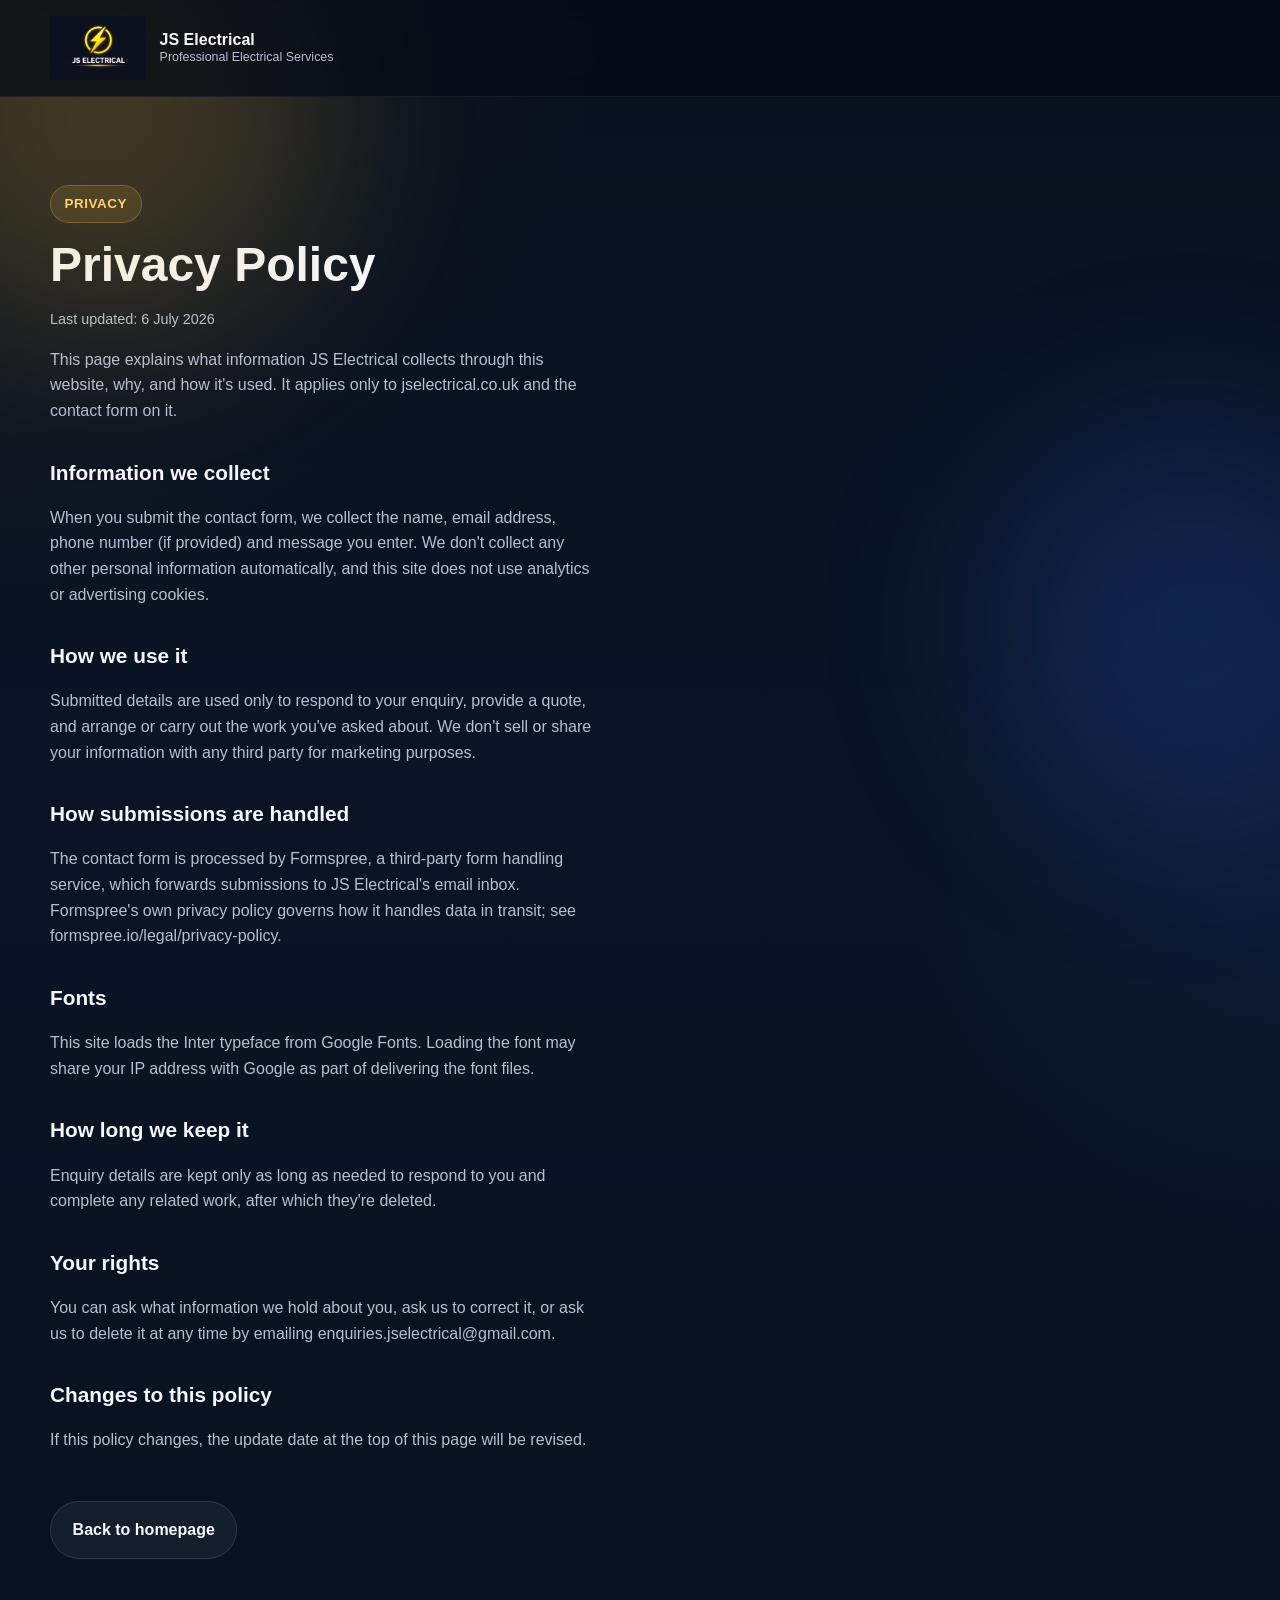
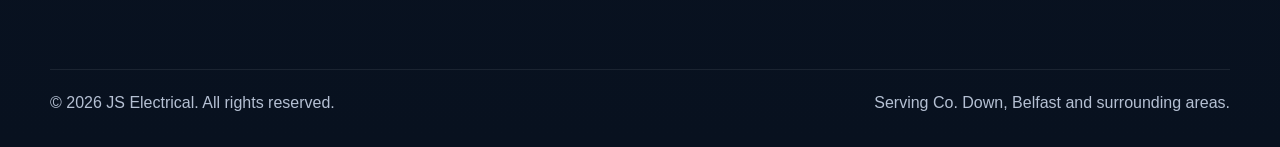
<file: privacy.html>
<!doctype html>
<html lang="en">
<head>
  <meta charset="utf-8" />
  <meta name="viewport" content="width=device-width,initial-scale=1" />
  <meta
    http-equiv="Content-Security-Policy"
    content="default-src 'self'; script-src 'self'; style-src 'self' https://fonts.googleapis.com; font-src https://fonts.gstatic.com; img-src 'self'; connect-src 'self'; form-action 'self'; base-uri 'self'; object-src 'none';"
  />
  <title>Privacy Policy — JS Electrical</title>
  <meta name="description" content="How JS Electrical collects and uses information submitted through this website." />

  <link rel="preconnect" href="https://fonts.googleapis.com" />
  <link rel="preconnect" href="https://fonts.gstatic.com" crossorigin />
  <link
    href="https://fonts.googleapis.com/css2?family=Inter:wght@400;500;600;700;800&display=swap"
    rel="stylesheet"
  />

  <link rel="stylesheet" href="styles.css" />
  <link rel="icon" href="assets/newlogo.PNG" type="image/png" />
  <link rel="apple-touch-icon" href="assets/apple-touch-icon.png" />
  <meta name="theme-color" content="#08111f" />
</head>
<body>
  <div class="page-glow page-glow-1"></div>
  <div class="page-glow page-glow-2"></div>

  <header class="site-header">
    <div class="container nav-wrap">
      <a href="index.html" class="brand" aria-label="JS Electrical home">
        <img src="assets/newlogo.PNG" alt="JS Electrical logo" class="brand-logo" />
        <span class="brand-text">
          <strong>JS Electrical</strong>
          <small>Professional Electrical Services</small>
        </span>
      </a>
    </div>
  </header>

  <main>
    <section class="section legal-content">
      <div class="container">
        <span class="eyebrow">Privacy</span>
        <h1>Privacy Policy</h1>
        <p class="legal-updated">Last updated: 6 July 2026</p>

        <p>
          This page explains what information JS Electrical collects through this website,
          why, and how it's used. It applies only to jselectrical.co.uk and the contact form
          on it.
        </p>

        <h2>Information we collect</h2>
        <p>
          When you submit the contact form, we collect the name, email address, phone number
          (if provided) and message you enter. We don't collect any other personal information
          automatically, and this site does not use analytics or advertising cookies.
        </p>

        <h2>How we use it</h2>
        <p>
          Submitted details are used only to respond to your enquiry, provide a quote, and
          arrange or carry out the work you've asked about. We don't sell or share your
          information with any third party for marketing purposes.
        </p>

        <h2>How submissions are handled</h2>
        <p>
          The contact form is processed by Formspree, a third-party form handling service,
          which forwards submissions to JS Electrical's email inbox. Formspree's own privacy
          policy governs how it handles data in transit; see
          <a href="https://formspree.io/legal/privacy-policy/" target="_blank" rel="noopener noreferrer">formspree.io/legal/privacy-policy</a>.
        </p>

        <h2>Fonts</h2>
        <p>
          This site loads the Inter typeface from Google Fonts. Loading the font may share your
          IP address with Google as part of delivering the font files.
        </p>

        <h2>How long we keep it</h2>
        <p>
          Enquiry details are kept only as long as needed to respond to you and complete any
          related work, after which they're deleted.
        </p>

        <h2>Your rights</h2>
        <p>
          You can ask what information we hold about you, ask us to correct it, or ask us to
          delete it at any time by emailing
          <a href="mailto:enquiries.jselectrical@gmail.com">enquiries.jselectrical@gmail.com</a>.
        </p>

        <h2>Changes to this policy</h2>
        <p>
          If this policy changes, the update date at the top of this page will be revised.
        </p>

        <a href="index.html" class="btn btn-secondary legal-back">Back to homepage</a>
      </div>
    </section>
  </main>

  <footer class="site-footer">
    <div class="container footer-wrap">
      <p>© <span id="year"></span> JS Electrical. All rights reserved.</p>
      <p>Serving Co. Down, Belfast and surrounding areas.</p>
    </div>
  </footer>

  <script src="script.js"></script>
</body>
</html>
</file>
<file: styles.css>
/* =========================================================
   Base reset / defaults
   ========================================================= */
*,
*::before,
*::after {
  box-sizing: border-box;
}

html {
  scroll-behavior: smooth;
}

:root {
  --bg: #08111f;
  --bg-soft: #0e1a2d;
  --panel: rgba(16, 28, 48, 0.78);
  --panel-strong: #101d32;
  --panel-border: rgba(255, 255, 255, 0.08);
  --text: #f5f7fb;
  --muted: #b5c0d3;
  --accent: #f6b93b;
  --accent-2: #ffd978;
  --accent-dark: #ba8110;
  --success: #7ed7a6;
  --shadow: 0 20px 50px rgba(0, 0, 0, 0.28);
  --shadow-soft: 0 10px 30px rgba(0, 0, 0, 0.18);
  --radius-lg: 24px;
  --radius-md: 18px;
  --radius-sm: 14px;
  --container: 1180px;
}

body {
  margin: 0;
  font-family: "Inter", sans-serif;
  background:
    radial-gradient(circle at top left, rgba(246, 185, 59, 0.09), transparent 28%),
    radial-gradient(circle at right center, rgba(54, 112, 255, 0.08), transparent 24%),
    linear-gradient(180deg, #07101d 0%, #0a1424 45%, #08111f 100%);
  color: var(--text);
  line-height: 1.6;
  overflow-x: hidden;
}

img {
  max-width: 100%;
  display: block;
}

a {
  color: inherit;
  text-decoration: none;
}

button,
input {
  font: inherit;
}

.container {
  width: min(100% - 2rem, var(--container));
  margin-inline: auto;
}

.section {
  padding: 5.5rem 0;
}

.eyebrow {
  display: inline-block;
  margin-bottom: 1rem;
  padding: 0.45rem 0.85rem;
  border-radius: 999px;
  background: rgba(246, 185, 59, 0.12);
  border: 1px solid rgba(246, 185, 59, 0.28);
  color: var(--accent-2);
  font-size: 0.84rem;
  font-weight: 700;
  letter-spacing: 0.04em;
  text-transform: uppercase;
}

.section-heading {
  max-width: 760px;
  margin-bottom: 2.5rem;
}

.section-heading-wide {
  display: flex;
  justify-content: space-between;
  gap: 1.5rem;
  align-items: end;
  max-width: none;
}

.section-heading h2 {
  margin: 0 0 0.75rem;
  font-size: clamp(2rem, 4vw, 3rem);
  line-height: 1.1;
}

.section-heading p {
  margin: 0;
  color: var(--muted);
  font-size: 1.02rem;
}

/* =========================================================
   Decorative glows
   ========================================================= */
.page-glow {
  position: fixed;
  width: 420px;
  height: 420px;
  border-radius: 50%;
  filter: blur(90px);
  opacity: 0.18;
  pointer-events: none;
  z-index: 0;
}

.page-glow-1 {
  top: -90px;
  left: -100px;
  background: #f6b93b;
}

.page-glow-2 {
  bottom: 8%;
  right: -120px;
  background: #386dff;
}

/* =========================================================
   Header / nav
   ========================================================= */
.site-header {
  position: sticky;
  top: 0;
  z-index: 1000;
  backdrop-filter: blur(14px);
  background: rgba(5, 11, 21, 0.72);
  border-bottom: 1px solid rgba(255, 255, 255, 0.06);
}

.nav-wrap {
  position: relative;
  z-index: 2;
  display: flex;
  align-items: center;
  justify-content: space-between;
  min-height: 82px;
  gap: 1rem;
}

.brand {
  display: inline-flex;
  align-items: center;
  gap: 0.85rem;
  flex-shrink: 0;
}

.brand-logo {
  width: 96px;
  height: 96px;
  object-fit: contain;
  display: block;
  border-radius: 16px;
  flex-shrink: 0;
}

.brand-text {
  display: flex;
  flex-direction: column;
  line-height: 1.1;
}

.brand-text strong {
  font-size: 1rem;
  margin: 0;
}

.brand-text small {
  font-size: 0.78rem;
  color: var(--muted);
  margin-top: 0.15rem;
}

.site-nav {
  display: flex;
  align-items: center;
  gap: 1rem;
  margin-left: auto;
}

.site-nav a {
  position: relative;
  color: var(--muted);
  font-weight: 600;
  transition: 0.25s ease;
}

.site-nav a:hover,
.site-nav a.active {
  color: var(--text);
}

.site-nav a.active:not(.nav-cta)::after {
  content: "";
  position: absolute;
  left: 0;
  right: 0;
  bottom: -6px;
  height: 2px;
  border-radius: 999px;
  background: var(--accent);
}

.nav-cta {
  padding: 0.8rem 1rem;
  border-radius: 999px;
  background: linear-gradient(135deg, var(--accent), #ffd978);
  color: #111827 !important;
  box-shadow: 0 12px 28px rgba(246, 185, 59, 0.22);
}

.menu-toggle {
  display: none;
  background: transparent;
  border: 0;
  cursor: pointer;
}

.menu-toggle span {
  display: block;
  width: 26px;
  height: 2px;
  margin: 5px 0;
  background: #fff;
  border-radius: 999px;
}

/* =========================================================
   Hero
   ========================================================= */
.hero {
  position: relative;
  padding-top: 6.25rem;
  z-index: 1;
}

.hero-grid {
  display: grid;
  grid-template-columns: 1.1fr 0.9fr;
  gap: 2rem;
  align-items: start;
}

.hero-copy h1 {
  margin: 0 0 1rem;
  font-size: clamp(2.2rem, 3.6vw, 3.6rem);
  line-height: 1.1;
  letter-spacing: -0.03em;
}

.hero-text {
  max-width: 62ch;
  margin: 0 0 1.75rem;
  color: var(--muted);
  font-size: 1.08rem;
}

.hero-actions {
  display: flex;
  flex-wrap: wrap;
  gap: 0.85rem;
  margin-bottom: 1.25rem;
}

.btn {
  display: inline-flex;
  align-items: center;
  justify-content: center;
  min-height: 52px;
  padding: 0.95rem 1.35rem;
  border-radius: 999px;
  font-weight: 700;
  transition: transform 0.25s ease, box-shadow 0.25s ease, background 0.25s ease, border-color 0.25s ease;
  border: 1px solid transparent;
  cursor: pointer;
}

.btn:hover {
  transform: translateY(-2px);
}

.btn-primary {
  background: linear-gradient(135deg, var(--accent), var(--accent-2));
  color: #111827;
  box-shadow: 0 15px 32px rgba(246, 185, 59, 0.22);
}

.btn-secondary {
  background: rgba(255, 255, 255, 0.05);
  color: var(--text);
  border-color: rgba(255, 255, 255, 0.1);
}

.hero-socials-wrap {
  margin-top: 0.8rem;
}

.hero-socials-label {
  margin: 0 0 0.75rem;
  color: var(--muted);
  font-size: 0.95rem;
  font-weight: 600;
}

.hero-socials {
  display: flex;
  flex-wrap: wrap;
  gap: 0.8rem;
}

.social-link {
  display: inline-flex;
  align-items: center;
  gap: 0.7rem;
  padding: 0.85rem 1.1rem;
  border-radius: 999px;
  font-weight: 600;
  transition: 0.25s ease;
  border: 1px solid rgba(255, 255, 255, 0.08);
  box-shadow: var(--shadow-soft);
}

.social-icon {
  width: 28px;
  height: 28px;
  display: grid;
  place-items: center;
  border-radius: 50%;
  font-size: 0.95rem;
  font-weight: 800;
  line-height: 1;
}

.social-link.whatsapp {
  background: rgba(37, 211, 102, 0.12);
  border-color: rgba(37, 211, 102, 0.25);
  color: #25d366;
}

.social-link.whatsapp .social-icon {
  background: rgba(37, 211, 102, 0.2);
}

.social-link.facebook {
  background: rgba(24, 119, 242, 0.12);
  border-color: rgba(24, 119, 242, 0.25);
  color: #1877f2;
}

.social-link.facebook .social-icon {
  background: rgba(24, 119, 242, 0.2);
}

.social-link.email {
  background: rgba(246, 185, 59, 0.12);
  border-color: rgba(246, 185, 59, 0.25);
  color: var(--accent-2);
}

.social-link.email .social-icon {
  background: rgba(246, 185, 59, 0.2);
}

.social-link.google {
  background: rgba(255, 255, 255, 0.08);
  border-color: rgba(255, 255, 255, 0.15);
  color: #ffffff;
}

.social-link.google .social-icon {
  background: rgba(255, 255, 255, 0.12);
  color: var(--accent-2);
}

.social-link:hover {
  transform: translateY(-2px);
  filter: brightness(1.08);
}

.hero-card {
  position: relative;
}

.hero-card-inner {
  position: relative;
  padding: 2rem;
  border-radius: var(--radius-lg);
  background: linear-gradient(180deg, rgba(19, 33, 57, 0.92), rgba(12, 23, 41, 0.92));
  border: 1px solid var(--panel-border);
  box-shadow: var(--shadow);
  overflow: hidden;
}

.hero-card-inner::before {
  content: "";
  position: absolute;
  inset: 0 auto auto 0;
  width: 100%;
  height: 4px;
  background: linear-gradient(90deg, var(--accent), #ffe091);
}

.card-badge {
  display: inline-block;
  margin-bottom: 1rem;
  color: var(--accent-2);
  font-weight: 700;
  font-size: 0.88rem;
}

.hero-card h2 {
  margin: 0 0 0.8rem;
  font-size: 1.7rem;
  line-height: 1.15;
}

.hero-card p {
  margin: 0 0 1.2rem;
  color: var(--muted);
}

.feature-list {
  list-style: none;
  margin: 0;
  padding: 0;
}

.feature-list li {
  position: relative;
  padding: 0.9rem 0 0.9rem 1.7rem;
  border-top: 1px solid rgba(255, 255, 255, 0.08);
}

.feature-list li::before {
  content: "✓";
  position: absolute;
  left: 0;
  top: 0.9rem;
  color: var(--success);
  font-weight: 800;
}

/* =========================================================
   Stats
   ========================================================= */
.stats-section {
  padding-top: 2rem;
}

.stats-grid {
  display: grid;
  grid-template-columns: repeat(3, 1fr);
  gap: 1rem;
}

.stat-card {
  padding: 1.5rem;
  border-radius: var(--radius-md);
  background: rgba(255, 255, 255, 0.045);
  border: 1px solid rgba(255, 255, 255, 0.08);
  box-shadow: var(--shadow);
}

.stat-card h3 {
  margin: 0 0 0.65rem;
  font-size: 1.15rem;
}

.stat-card p {
  margin: 0;
  color: var(--muted);
}

/* =========================================================
   Services
   ========================================================= */
.services-grid {
  display: grid;
  grid-template-columns: repeat(3, 1fr);
  gap: 1.2rem;
}

.service-card {
  padding: 1.6rem;
  border-radius: var(--radius-md);
  background: rgba(255, 255, 255, 0.045);
  border: 1px solid rgba(255, 255, 255, 0.08);
  box-shadow: var(--shadow);
  transition: transform 0.25s ease, border-color 0.25s ease;
}

.service-card:hover {
  transform: translateY(-5px);
  border-color: rgba(246, 185, 59, 0.28);
}

.service-icon {
  width: 56px;
  height: 56px;
  display: grid;
  place-items: center;
  margin-bottom: 1rem;
  border-radius: 16px;
  font-size: 1.4rem;
  background: rgba(246, 185, 59, 0.12);
  border: 1px solid rgba(246, 185, 59, 0.25);
}

.service-card h3 {
  margin: 0 0 0.6rem;
}

.service-card p {
  margin: 0;
  color: var(--muted);
}

/* =========================================================
   Why us
   ========================================================= */
.why-grid {
  display: grid;
  grid-template-columns: repeat(2, 1fr);
  gap: 1.2rem;
}

.why-card {
  padding: 1.7rem;
  border-radius: var(--radius-md);
  background: rgba(255, 255, 255, 0.045);
  border: 1px solid rgba(255, 255, 255, 0.08);
  box-shadow: var(--shadow);
}

.why-card h3 {
  margin: 0 0 0.65rem;
}

.why-card p {
  margin: 0;
  color: var(--muted);
}

/* =========================================================
   Work gallery
   ========================================================= */
.gallery-card {
  padding: 1.5rem;
  border-radius: var(--radius-lg);
  background: rgba(255, 255, 255, 0.045);
  border: 1px solid rgba(255, 255, 255, 0.08);
  box-shadow: var(--shadow);
  width: min(100%, 1120px);
  margin: 0 auto;
}

.gallery-slider {
  position: relative;
  display: flex;
  align-items: center;
  justify-content: center;
}

.gallery-image-wrap {
  position: relative;
  width: 100%;
  max-width: 1080px;
  aspect-ratio: 4 / 3;
  overflow: hidden;
  border-radius: 22px;
  background: rgba(255, 255, 255, 0.03);
}

.gallery-image {
  display: block;
  width: 100%;
  height: 100%;
  object-fit: contain;
  object-position: center;
  border-radius: 22px;
  background: #08111f;
  transition: opacity 0.25s ease;
}

.gallery-image.is-changing {
  opacity: 0.6;
}

.gallery-arrow {
  position: absolute;
  top: 50%;
  transform: translateY(-50%);
  width: 54px;
  height: 54px;
  border: 0;
  border-radius: 50%;
  background: rgba(255, 255, 255, 0.12);
  color: #ffffff;
  font-size: 1.45rem;
  font-weight: 700;
  cursor: pointer;
  z-index: 3;
  transition: 0.25s ease;
  backdrop-filter: blur(10px);
  border: 1px solid rgba(255, 255, 255, 0.18);
}

.gallery-arrow:hover {
  background: rgba(246, 185, 59, 0.95);
  color: #111827;
}

.gallery-arrow-left {
  left: 1rem;
}

.gallery-arrow-right {
  right: 1rem;
}

.gallery-counter-overlay {
  position: absolute;
  bottom: 1rem;
  left: 50%;
  transform: translateX(-50%);
  padding: 0.55rem 1rem;
  border-radius: 999px;
  background: rgba(0, 0, 0, 0.65);
  color: #ffffff;
  font-size: 0.95rem;
  font-weight: 700;
  z-index: 2;
}

.gallery-dots {
  display: flex;
  justify-content: center;
  gap: 0.55rem;
  margin-top: 1rem;
  flex-wrap: wrap;
}

.gallery-dot {
  width: 10px;
  height: 10px;
  border-radius: 50%;
  border: 0;
  background: rgba(255, 255, 255, 0.2);
  cursor: pointer;
  transition: 0.2s ease;
}

.gallery-dot.active {
  background: var(--accent);
  transform: scale(1.15);
}

/* =========================================================
   Reviews
   ========================================================= */
.reviews-section {
  position: relative;
}

.review-summary-card {
  display: flex;
  align-items: center;
  gap: 1rem;
  padding: 1rem 1.2rem;
  border-radius: var(--radius-md);
  background: rgba(255, 255, 255, 0.055);
  border: 1px solid rgba(255, 255, 255, 0.08);
}

.review-score {
  font-size: 2.2rem;
  font-weight: 800;
  color: var(--accent-2);
  line-height: 1;
}

.review-summary-text p {
  margin: 0.2rem 0 0;
  color: var(--muted);
  font-size: 0.95rem;
}

.review-stars {
  letter-spacing: 0.08em;
  color: var(--accent-2);
  font-size: 1rem;
}

.reviews-toolbar {
  display: flex;
  flex-wrap: wrap;
  gap: 1rem;
  justify-content: space-between;
  align-items: center;
  margin-bottom: 1.6rem;
}

.review-search {
  width: min(100%, 360px);
  min-height: 52px;
  padding: 0.9rem 1rem;
  border-radius: 14px;
  border: 1px solid rgba(255, 255, 255, 0.12);
  background: rgba(255, 255, 255, 0.05);
  color: var(--text);
  outline: none;
}

.review-search::placeholder {
  color: #9eacc3;
}

.review-actions {
  display: flex;
  flex-wrap: wrap;
  gap: 0.7rem;
}

.filter-btn {
  min-height: 44px;
  padding: 0.7rem 1rem;
  border-radius: 999px;
  border: 1px solid rgba(255, 255, 255, 0.1);
  background: rgba(255, 255, 255, 0.045);
  color: var(--text);
  cursor: pointer;
  transition: 0.25s ease;
}

.filter-btn:hover,
.filter-btn.active {
  background: rgba(246, 185, 59, 0.16);
  border-color: rgba(246, 185, 59, 0.28);
  color: var(--accent-2);
}

.reviews-grid {
  display: grid;
  grid-template-columns: repeat(3, 1fr);
  gap: 1.2rem;
}

.review-card {
  display: flex;
  flex-direction: column;
  gap: 0.95rem;
  padding: 1.45rem;
  border-radius: var(--radius-md);
  background: rgba(255, 255, 255, 0.045);
  border: 1px solid rgba(255, 255, 255, 0.08);
  box-shadow: var(--shadow);
  min-height: 290px;
}

.review-card-top {
  display: flex;
  justify-content: space-between;
  gap: 0.8rem;
  align-items: start;
}

.review-person h3 {
  margin: 0;
  font-size: 1.02rem;
}

.review-meta {
  margin-top: 0.22rem;
  color: var(--muted);
  font-size: 0.88rem;
}

.review-badge {
  padding: 0.35rem 0.65rem;
  border-radius: 999px;
  background: rgba(126, 215, 166, 0.14);
  border: 1px solid rgba(126, 215, 166, 0.26);
  color: #b2f2cf;
  font-size: 0.76rem;
  font-weight: 700;
  white-space: nowrap;
}

.review-card .review-stars {
  font-size: 0.95rem;
}

.review-text {
  color: #e6edf8;
  margin: 0;
  font-size: 0.98rem;
}

.review-owner {
  margin-top: auto;
  padding-top: 0.95rem;
  border-top: 1px solid rgba(255, 255, 255, 0.07);
  color: var(--muted);
  font-size: 0.9rem;
}

.reviews-footer {
  display: flex;
  flex-wrap: wrap;
  gap: 0.9rem;
  justify-content: center;
  margin-top: 2rem;
}

/* =========================================================
   Contact / CTA
   ========================================================= */
.contact-card {
  display: grid;
  grid-template-columns: 1.2fr 1fr;
  gap: 2rem;
  align-items: center;
  padding: 2rem;
  border-radius: 28px;
  background:
    linear-gradient(135deg, rgba(246, 185, 59, 0.12), rgba(56, 109, 255, 0.08)),
    rgba(255, 255, 255, 0.045);
  border: 1px solid rgba(255, 255, 255, 0.08);
  box-shadow: var(--shadow);
}

.contact-copy h2 {
  margin: 0 0 0.8rem;
  font-size: clamp(1.9rem, 3vw, 2.8rem);
}

.contact-copy p {
  margin: 0;
  color: var(--muted);
  max-width: 60ch;
}

.contact-actions {
  display: flex;
  gap: 0.9rem;
  flex-wrap: wrap;
  justify-content: flex-start;
}

.contact-actions .btn {
  min-width: 160px;
}

/* =========================================================
   Contact form
   ========================================================= */
.contact-form {
  display: flex;
  flex-direction: column;
  gap: 1rem;
  padding: 1.75rem;
  border-radius: var(--radius-md);
  background: rgba(255, 255, 255, 0.05);
  border: 1px solid rgba(255, 255, 255, 0.08);
}

.form-row {
  display: flex;
  flex-direction: column;
  gap: 0.4rem;
}

.form-row label {
  font-size: 0.9rem;
  font-weight: 600;
  color: var(--muted);
}

.form-row input,
.form-row textarea {
  appearance: none;
  -webkit-appearance: none;
  padding: 0.85rem 1rem;
  border-radius: 12px;
  border: 1px solid rgba(255, 255, 255, 0.12);
  background: rgba(255, 255, 255, 0.05);
  color: var(--text);
  outline: none;
  resize: vertical;
}

.form-row input:focus,
.form-row textarea:focus {
  border-color: rgba(246, 185, 59, 0.45);
}

.form-honeypot {
  position: absolute;
  width: 1px;
  height: 1px;
  opacity: 0;
  pointer-events: none;
}

.form-submit {
  align-self: flex-start;
}

.form-status {
  margin: 0;
  font-size: 0.92rem;
}

.form-status-success {
  color: var(--success);
}

.form-status-error {
  color: #ff8a8a;
}

/* =========================================================
   Gallery lightbox
   ========================================================= */
.gallery-image {
  cursor: zoom-in;
}

.gallery-lightbox {
  position: fixed;
  inset: 0;
  z-index: 2000;
  display: flex;
  align-items: center;
  justify-content: center;
  padding: 2rem;
  background: rgba(4, 8, 16, 0.92);
  backdrop-filter: blur(6px);
}

.gallery-lightbox[hidden] {
  display: none;
}

.lightbox-image {
  max-width: min(100%, 1200px);
  max-height: 90vh;
  border-radius: 12px;
  box-shadow: var(--shadow);
}

.lightbox-close {
  position: absolute;
  top: 1.5rem;
  right: 1.5rem;
  width: 48px;
  height: 48px;
  border-radius: 50%;
  border: 1px solid rgba(255, 255, 255, 0.18);
  background: rgba(255, 255, 255, 0.1);
  color: #ffffff;
  font-size: 1.6rem;
  line-height: 1;
  cursor: pointer;
}

.lightbox-close:hover {
  background: rgba(246, 185, 59, 0.95);
  color: #111827;
}

/* =========================================================
   Sticky mobile call bar
   ========================================================= */
.mobile-call-bar {
  display: none;
}

/* =========================================================
   Skip link (accessibility)
   ========================================================= */
.skip-link {
  position: absolute;
  left: 1rem;
  top: -60px;
  z-index: 2100;
  padding: 0.75rem 1.25rem;
  border-radius: 12px;
  background: var(--accent);
  color: #111827;
  font-weight: 700;
  transition: top 0.2s ease;
}

.skip-link:focus {
  top: 1rem;
}

/* =========================================================
   Back to top button
   ========================================================= */
.back-to-top {
  position: fixed;
  right: 1.25rem;
  bottom: 1.25rem;
  z-index: 800;
  width: 48px;
  height: 48px;
  border-radius: 50%;
  border: 1px solid rgba(255, 255, 255, 0.14);
  background: rgba(16, 28, 48, 0.9);
  color: var(--text);
  font-size: 1.25rem;
  cursor: pointer;
  box-shadow: var(--shadow-soft);
  transition: transform 0.2s ease, background 0.2s ease;
}

.back-to-top:hover {
  background: rgba(246, 185, 59, 0.95);
  color: #111827;
  transform: translateY(-2px);
}

.back-to-top[hidden] {
  display: none;
}

/* =========================================================
   Footer
   ========================================================= */
.site-footer {
  padding: 1.4rem 0 2rem;
  color: var(--muted);
}

.footer-wrap {
  display: flex;
  justify-content: space-between;
  gap: 1rem;
  border-top: 1px solid rgba(255, 255, 255, 0.08);
  padding-top: 1.2rem;
}

.footer-wrap p {
  margin: 0;
}

.footer-links {
  display: flex;
  gap: 1.2rem;
}

.footer-links a:hover {
  color: var(--text);
}

/* =========================================================
   404 / legal pages
   ========================================================= */
.error-page h1,
.legal-content h1 {
  margin: 0 0 1rem;
  font-size: clamp(2rem, 4vw, 3rem);
  line-height: 1.1;
}

.error-page p,
.legal-content p {
  color: var(--muted);
  max-width: 62ch;
}

.legal-content h2 {
  margin: 2rem 0 0.6rem;
  font-size: 1.3rem;
}

.legal-updated {
  color: var(--muted);
  font-size: 0.9rem;
}

.legal-back {
  margin-top: 2rem;
}

/* =========================================================
   Responsive
   ========================================================= */
@media (max-width: 1100px) {
  .hero-grid,
  .contact-card,
  .section-heading-wide {
    grid-template-columns: 1fr;
    display: grid;
    align-items: start;
  }

  .services-grid,
  .reviews-grid,
  .stats-grid {
    grid-template-columns: repeat(2, 1fr);
  }

  .hero-copy h1 {
    max-width: none;
  }
}

@media (max-width: 860px) {
  .site-header {
    padding-block: 0.2rem;
  }

  .site-nav {
    position: absolute;
    top: calc(100% + 0.75rem);
    right: 0;
    left: 0;
    display: none;
    flex-direction: column;
    align-items: stretch;
    padding: 1rem;
    border-radius: 20px;
    background: rgba(8, 15, 27, 0.96);
    border: 1px solid rgba(255, 255, 255, 0.08);
    box-shadow: var(--shadow);
  }

  .site-nav.open {
    display: flex;
  }

  .menu-toggle {
    display: block;
  }

  .why-grid,
  .services-grid,
  .reviews-grid,
  .stats-grid {
    grid-template-columns: 1fr;
  }

  .footer-wrap,
  .section-heading-wide {
    display: flex;
    flex-direction: column;
    align-items: flex-start;
  }

  .contact-card {
    display: flex;
    flex-direction: column;
    align-items: flex-start;
  }

  .hero {
    padding-top: 4.5rem;
  }

  .section {
    padding: 4.25rem 0;
  }

  .brand-logo-wrap {
    width: 50px;
    height: 50px;
  }

  .brand-text strong {
    font-size: 0.95rem;
  }

  .brand-text small {
    font-size: 0.72rem;
  }

  .gallery-arrow {
    width: 46px;
    height: 46px;
    font-size: 1.2rem;
  }

  .gallery-arrow-left {
    left: 0.6rem;
  }

  .gallery-arrow-right {
    right: 0.6rem;
  }

  .contact-actions {
    width: 100%;
  }

  .contact-actions .btn {
    flex: 1 1 180px;
  }

  /* Space for the fixed call bar so it doesn't cover the footer */
  .site-footer {
    padding-bottom: 5.5rem;
  }

  .mobile-call-bar {
    position: fixed;
    left: 0;
    right: 0;
    bottom: 0;
    z-index: 900;
    display: flex;
    align-items: center;
    justify-content: center;
    gap: 0.6rem;
    padding: 0.95rem 1rem;
    font-weight: 700;
    background: linear-gradient(135deg, var(--accent), var(--accent-2));
    color: #111827;
    box-shadow: 0 -10px 30px rgba(0, 0, 0, 0.3);
  }

  /* Sit above the sticky call bar instead of behind it */
  .back-to-top {
    bottom: 5.5rem;
  }
}

@media (max-width: 560px) {
  .container {
    width: min(100% - 1.2rem, var(--container));
  }

  .hero-socials,
  .hero-actions,
  .contact-actions,
  .review-actions {
    gap: 0.65rem;
  }

  .btn,
  .social-link {
    width: 100%;
    justify-content: center;
  }

  .review-search {
    width: 100%;
  }

  .gallery-counter-overlay {
    bottom: 0.7rem;
    font-size: 0.88rem;
  }
}
</file>
